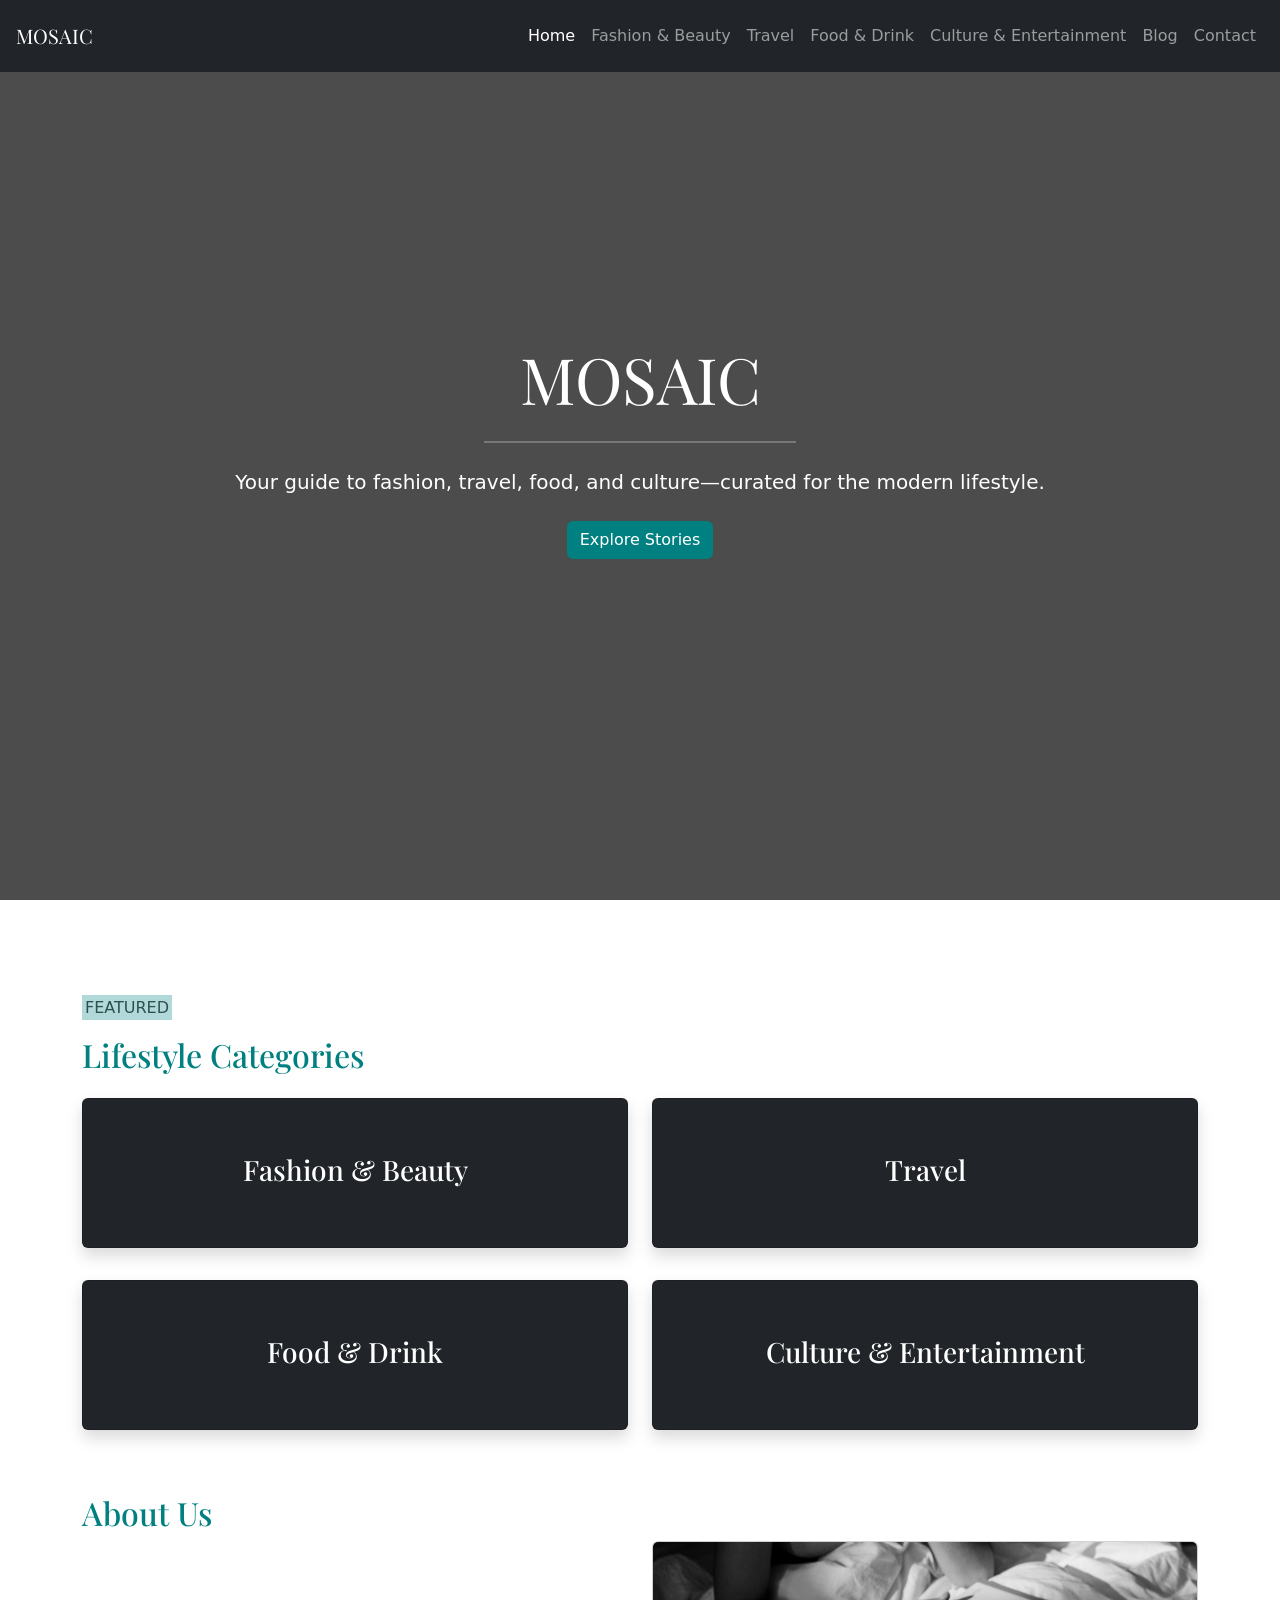
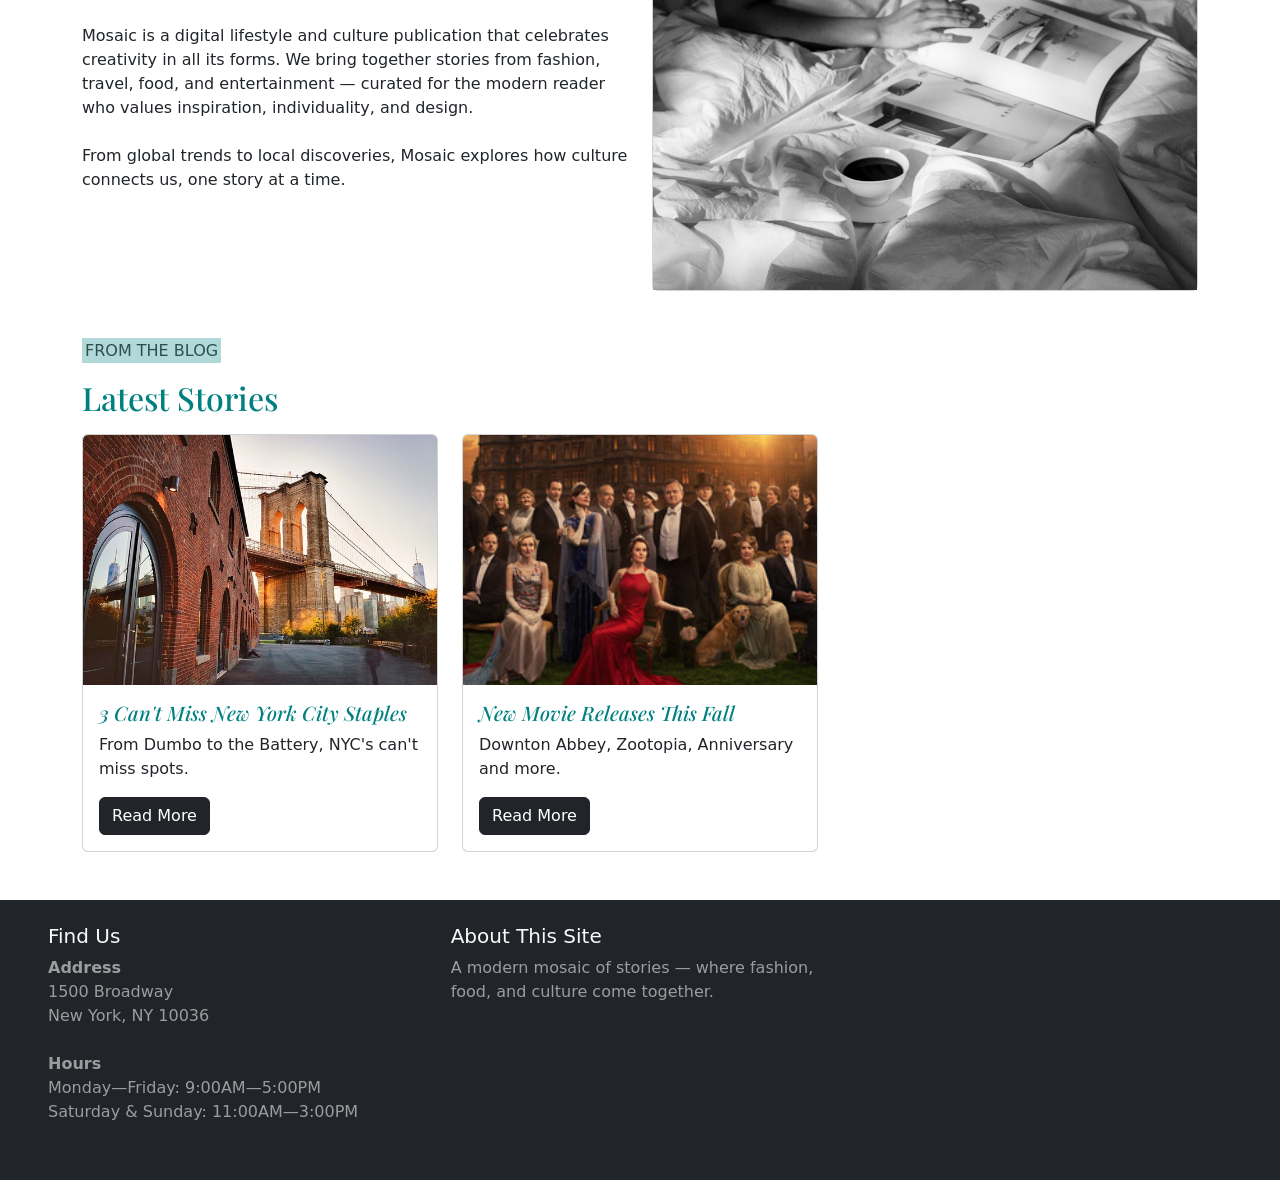
<file: index.html>
<!DOCTYPE html>
<html lang="en">
  <head>
    <meta charset="UTF-8" />
    <meta name="viewport" content="width=device-width, initial-scale=1.0" />
    <title>Mosaic</title>
    <link rel="icon" href="images/logo.png" type="image/png" />
    <link
      href="https://cdn.jsdelivr.net/npm/bootstrap@5.3.3/dist/css/bootstrap.min.css"
      rel="stylesheet"
      integrity="sha384-QWTKZyjpPEjISv5WaRU9OFeRpok6YctnYmDr5pNlyT2bRjXh0JMhjY6hW+ALEwIH"
      crossorigin="anonymous"
    />
    <link href="styles.css" rel="stylesheet" />
    <link
      href="https://fonts.googleapis.com/css2?family=Playfair+Display:wght@100;300;400;700&display=swap"
      rel="stylesheet"
    />
    <script src="https://cdn.jsdelivr.net/npm/bootstrap@5.3.3/dist/js/bootstrap.bundle.min.js"></script>
  </head>

  <body>
    <nav class="navbar navbar-expand-lg fixed-top navbar-dark bg-dark p-3">
      <a class="navbar-brand" href="#">MOSAIC</a>
      <button
        class="navbar-toggler"
        type="button"
        data-bs-toggle="collapse"
        data-bs-target="#main-nav"
      >
        <span class="navbar-toggler-icon"></span>
      </button>

      <div class="collapse navbar-collapse" id="main-nav">
        <div class="navbar-nav ms-auto text-end">
          <a class="nav-item nav-link active" href="#">Home</a>
          <a class="nav-item nav-link" href="fashion-beauty.html">Fashion &amp; Beauty</a>
          <a class="nav-item nav-link" href="travel.html">Travel</a>
          <a class="nav-item nav-link" href="food-drink.html">Food &amp; Drink</a>
          <a class="nav-item nav-link" href="culture-entertainment.html"
            >Culture &amp; Entertainment</a
          >
          <a class="nav-item nav-link" href="blog.html">Blog</a>
          <a class="nav-item nav-link" href="contact.html">Contact</a>
        </div>
      </div>
    </nav>

    <section class="hero position-relative text-center text-white overflow-hidden">
      <video
        id="hero-video"
        autoplay
        muted
        loop
        playsinline
        class="position-absolute top-0 start-0 w-100 h-100 object-fit-cover"
      >
        <source src="videos/people.mp4" type="video/mp4" />
      </video>

      <div class="position-absolute top-0 start-0 w-100 h-100 overlay"></div>

      <div
        class="position-relative d-flex flex-column justify-content-center align-items-center h-100 px-3"
      >
        <h1 class="display-3">MOSAIC</h1>
        <hr class="w-25 mx-auto mb-4 border-2 border-light" />
        <p class="lead mb-4">
          Your guide to fashion, travel, food, and culture&mdash;curated for the modern lifestyle.
        </p>
        <a href="blog.html" class="btn btn-primary">Explore Stories</a>
      </div>
    </section>

    <main class="mt-5 p-5">
      <div class="container">
        <mark>FEATURED</mark>
        <h2 class="mt-3">Lifestyle Categories</h2>
        <div class="row">
          <div class="col-md-6 py-3">
            <div class="card category d-flex justify-content-center align-items-center shadow">
              <h3>Fashion &amp; Beauty</h3>
              <a href="fashion-beauty.html" class="stretched-link"></a>
            </div>
          </div>
          <div class="col-md-6 py-3">
            <div class="card category d-flex justify-content-center align-items-center shadow">
              <h3>Travel</h3>
              <a href="travel.html" class="stretched-link"></a>
            </div>
          </div>
          <div class="col-md-6 py-3">
            <div class="card category d-flex justify-content-center align-items-center shadow">
              <h3>Food &amp; Drink</h3>
              <a href="food-drink.html" class="stretched-link"></a>
            </div>
          </div>
          <div class="col-md-6 py-3">
            <div class="card category d-flex justify-content-center align-items-center shadow">
              <h3>Culture &amp; Entertainment</h3>
              <a href="culture-entertainment.html" class="stretched-link"></a>
            </div>
          </div>
        </div>
      </div>

      <div class="container mt-5">
        <div class="row">
          <div class="col-12">
            <h2>About Us</h2>
          </div>
          <div class="col-md-6 d-flex align-items-center">
            <p>
              Mosaic is a digital lifestyle and culture publication that celebrates creativity in
              all its forms. We bring together stories from fashion, travel, food, and entertainment
              — curated for the modern reader who values inspiration, individuality, and design.
              <br /><br />
              From global trends to local discoveries, Mosaic explores how culture connects us, one
              story at a time.
            </p>
          </div>
          <div class="col-md-6">
            <div class="card flex-fill">
              <img
                src="images/about.jpeg"
                class="card-img-top h-100"
                alt="Woman reading a magazine on her bed with a cup of tea"
              />
            </div>
          </div>
        </div>
      </div>

      <div class="container mt-5">
        <mark>FROM THE BLOG</mark>
        <h2 class="my-3">Latest Stories</h2>
        <div class="row" id="latest-posts"></div>
      </div>
    </main>

    <footer class="bg-dark text-light px-5 py-4">
      <div class="row">
        <div class="col-8 col-md-4 mb-3">
          <h5>Find Us</h5>
          <p>
            <strong>Address</strong><br />
            1500 Broadway<br />New York, NY 10036 <br /><br />
            <strong>Hours</strong><br />
            Monday&mdash;Friday: 9:00AM&mdash;5:00PM<br />Saturday &amp; Sunday:
            11:00AM&mdash;3:00PM
          </p>
        </div>

        <div class="col-8 col-md-4 mb-3">
          <h5>About This Site</h5>
          <p>A modern mosaic of stories &mdash; where fashion, food, and culture come together.</p>
        </div>
      </div>
    </footer>
    <script src="app.js"></script>
  </body>
</html>
</file>
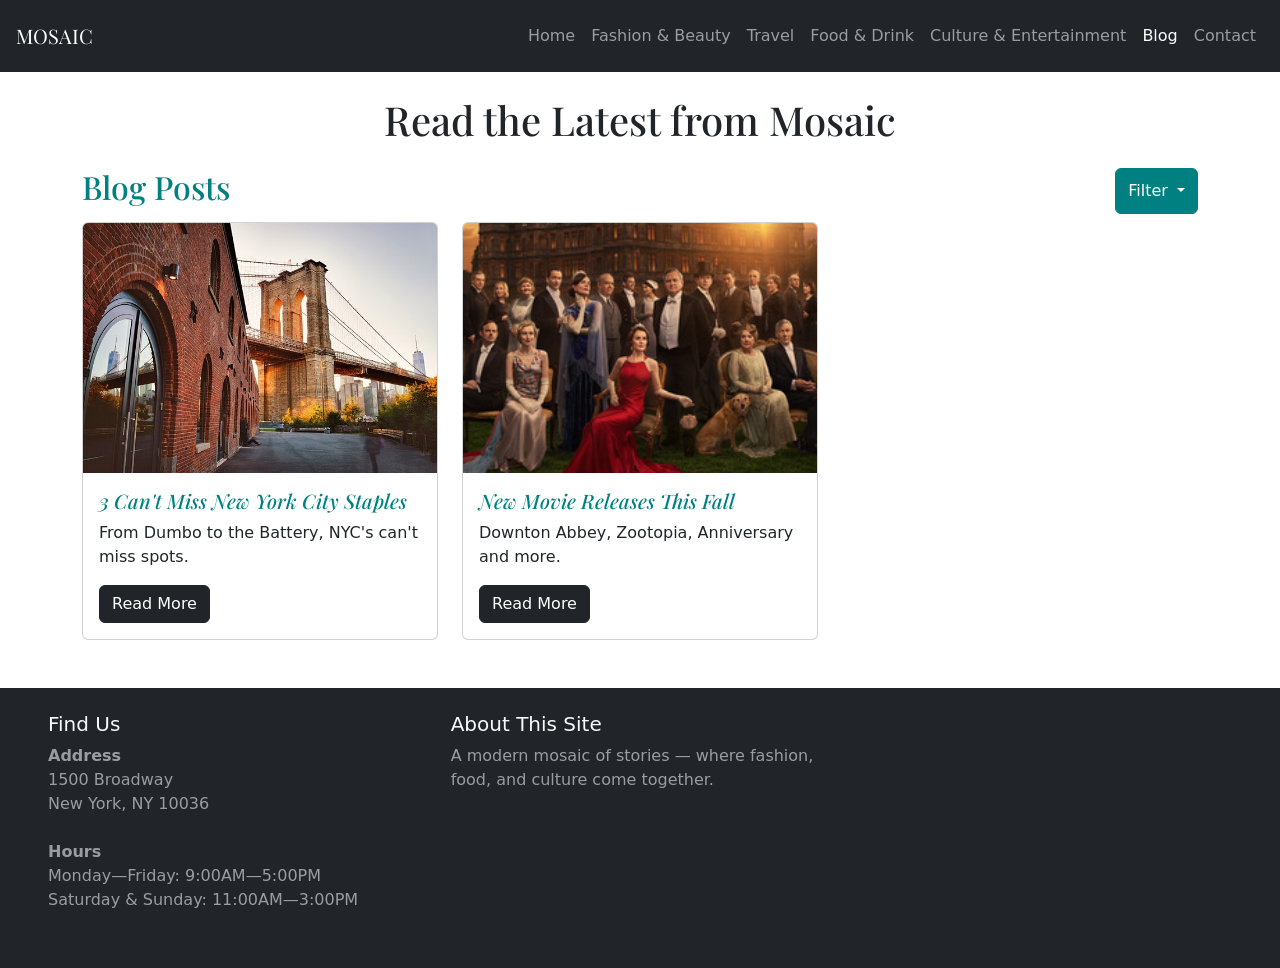
<file: blog.html>
<!DOCTYPE html>
<html lang="en">
  <head>
    <meta charset="UTF-8" />
    <meta name="viewport" content="width=device-width, initial-scale=1.0" />
    <title>Mosaic — Blog</title>
    <link rel="icon" href="images/logo.png" type="image/png" />
    <link
      href="https://cdn.jsdelivr.net/npm/bootstrap@5.3.3/dist/css/bootstrap.min.css"
      rel="stylesheet"
      integrity="sha384-QWTKZyjpPEjISv5WaRU9OFeRpok6YctnYmDr5pNlyT2bRjXh0JMhjY6hW+ALEwIH"
      crossorigin="anonymous"
    />
    <link href="styles.css" rel="stylesheet" />
    <link
      href="https://fonts.googleapis.com/css2?family=Playfair+Display:wght@100;300;400;700&display=swap"
      rel="stylesheet"
    />
    <script src="https://cdn.jsdelivr.net/npm/bootstrap@5.3.3/dist/js/bootstrap.bundle.min.js"></script>
  </head>

  <body>
    <nav class="navbar navbar-expand-lg fixed-top navbar-dark bg-dark p-3">
      <a class="navbar-brand" href="index.html">MOSAIC</a>
      <button
        class="navbar-toggler"
        type="button"
        data-bs-toggle="collapse"
        data-bs-target="#main-nav"
      >
        <span class="navbar-toggler-icon"></span>
      </button>
      <div class="collapse navbar-collapse" id="main-nav">
        <div class="navbar-nav ms-auto text-end">
          <a class="nav-item nav-link" href="index.html">Home</a>
          <a class="nav-item nav-link" href="fashion-beauty.html">Fashion &amp; Beauty</a>
          <a class="nav-item nav-link" href="travel.html">Travel</a>
          <a class="nav-item nav-link" href="food-drink.html">Food &amp; Drink</a>
          <a class="nav-item nav-link" href="culture-entertainment.html"
            >Culture &amp; Entertainment</a
          >
          <a class="nav-item nav-link active" href="#">Blog</a>
          <a class="nav-item nav-link" href="contact.html">Contact</a>
        </div>
      </div>
    </nav>

    <main class="mt-5 p-5">
      <div class="container">
        <h1 class="mb-4 text-center">Read the Latest from Mosaic</h1>
        <div class="row mb-2">
          <div class="col d-flex justify-content-between">
            <h2>Blog Posts</h2>
            <div class="btn-group">
              <button
                type="button"
                class="btn btn-primary dropdown-toggle"
                data-bs-toggle="dropdown"
              >
                Filter
              </button>
              <div class="dropdown-menu">
                <a class="dropdown-item" href="#" id="travel-filter">Travel</a>
                <a class="dropdown-item" href="#" id="entertainment-filter">Entertainment</a>
                <a class="dropdown-item" href="#" id="fashion-filter">Fashion</a>
                <a class="dropdown-item" href="#" id="clear-filter">Clear</a>
              </div>
            </div>
          </div>
        </div>
        <div class="row g-4" id="blog-posts"></div>
      </div>
    </main>

    <footer class="bg-dark text-light px-5 py-4">
      <div class="row">
        <div class="col-8 col-md-4 mb-3">
          <h5>Find Us</h5>
          <p>
            <strong>Address</strong><br />
            1500 Broadway<br />New York, NY 10036 <br /><br />
            <strong>Hours</strong><br />
            Monday&mdash;Friday: 9:00AM&mdash;5:00PM<br />Saturday &amp; Sunday:
            11:00AM&mdash;3:00PM
          </p>
        </div>
        <div class="col-8 col-md-4 mb-3">
          <h5>About This Site</h5>
          <p>A modern mosaic of stories &mdash; where fashion, food, and culture come together.</p>
        </div>
      </div>
    </footer>

    <script src="app.js"></script>
  </body>
</html>
</file>
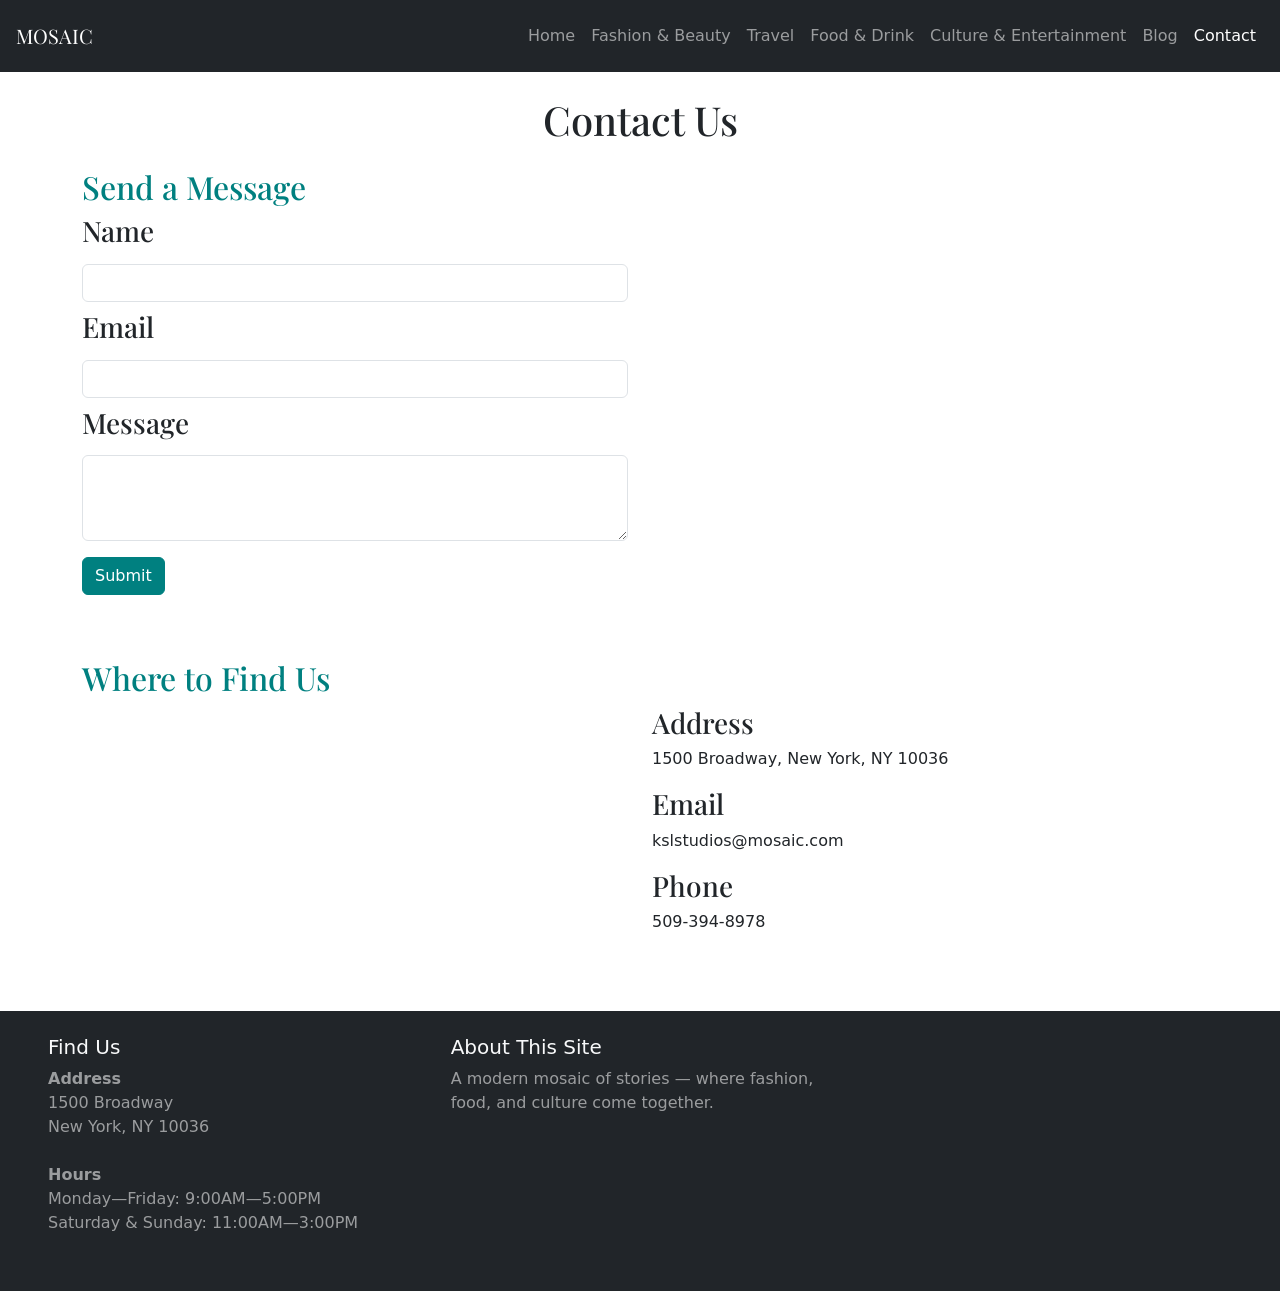
<file: contact.html>
<!DOCTYPE html>
<html lang="en">
  <head>
    <meta charset="UTF-8" />
    <meta name="viewport" content="width=device-width, initial-scale=1.0" />
    <title>Mosaic — Contact</title>
    <link rel="icon" href="images/logo.png" type="image/png" />
    <link
      href="https://cdn.jsdelivr.net/npm/bootstrap@5.3.3/dist/css/bootstrap.min.css"
      rel="stylesheet"
      integrity="sha384-QWTKZyjpPEjISv5WaRU9OFeRpok6YctnYmDr5pNlyT2bRjXh0JMhjY6hW+ALEwIH"
      crossorigin="anonymous"
    />
    <link href="styles.css" rel="stylesheet" />
    <link
      href="https://fonts.googleapis.com/css2?family=Playfair+Display:wght@100;300;400;700&display=swap"
      rel="stylesheet"
    />
    <script src="https://cdn.jsdelivr.net/npm/bootstrap@5.3.3/dist/js/bootstrap.bundle.min.js"></script>
    <script src="app.js" defer></script>
  </head>

  <body>
    <nav class="navbar navbar-expand-lg fixed-top navbar-dark bg-dark p-3">
      <a class="navbar-brand" href="index.html">MOSAIC</a>
      <button
        class="navbar-toggler"
        type="button"
        data-bs-toggle="collapse"
        data-bs-target="#main-nav"
      >
        <span class="navbar-toggler-icon"></span>
      </button>
      <div class="collapse navbar-collapse" id="main-nav">
        <div class="navbar-nav ms-auto text-end">
          <a class="nav-item nav-link" href="index.html">Home</a>
          <a class="nav-item nav-link" href="fashion-beauty.html">Fashion &amp; Beauty</a>
          <a class="nav-item nav-link" href="travel.html">Travel</a>
          <a class="nav-item nav-link" href="food-drink.html">Food &amp; Drink</a>
          <a class="nav-item nav-link" href="culture-entertainment.html"
            >Culture &amp; Entertainment</a
          >
          <a class="nav-item nav-link" href="blog.html">Blog</a>
          <a class="nav-item nav-link active" href="#">Contact</a>
        </div>
      </div>
    </nav>

    <main class="mt-5 p-5">
      <div class="container">
        <h1 class="mb-4 text-center">Contact Us</h1>
        <div class="row">
          <div class="col-12">
            <h2>Send a Message</h2>
          </div>
          <div class="col-md-6">
            <form id="contact-form">
              <label for="name" class="form-label"><h3>Name</h3></label>
              <input type="text" id="name" class="form-control" required />
              <label for="email" class="form-label mt-2"><h3>Email</h3></label>
              <input type="email" id="email" class="form-control" required />
              <label for="message" class="form-label mt-2"><h3>Message</h3></label>
              <textarea
                id="message"
                name="message"
                rows="3"
                class="form-control"
                required
              ></textarea>
              <button type="submit" class="btn btn-primary my-3">Submit</button>
            </form>
          </div>
          <div class="col-md-6 d-flex align-items-center">
            <div id="thanks-card" class="card p-3 text-center shadow-sm">
              <h3>Thank You!</h3>
              <p id="thanks-message"></p>
            </div>
          </div>
        </div>
        <br /><br />
        <div class="row">
          <div class="col-12">
            <h2>Where to Find Us</h2>
          </div>
          <div class="col-md-6">
            <iframe
              src="https://www.openstreetmap.org/export/embed.html?bbox=-73.9865%2C40.7582%2C-73.9840%2C40.7592&layer=mapnik&marker=40.7587%2C-73.9851"
            >
            </iframe>
          </div>
          <div class="col-md-6">
            <h3>Address</h3>
            <p>1500 Broadway, New York, NY 10036</p>
            <h3>Email</h3>
            <p>kslstudios@mosaic.com</p>
            <h3>Phone</h3>
            <p>509-394-8978</p>
          </div>
        </div>
      </div>
    </main>

    <footer class="bg-dark text-light px-5 py-4">
      <div class="row">
        <div class="col-8 col-md-4 mb-3">
          <h5>Find Us</h5>
          <p>
            <strong>Address</strong><br />
            1500 Broadway<br />New York, NY 10036 <br /><br />
            <strong>Hours</strong><br />
            Monday&mdash;Friday: 9:00AM&mdash;5:00PM<br />Saturday &amp; Sunday:
            11:00AM&mdash;3:00PM
          </p>
        </div>
        <div class="col-8 col-md-4 mb-3">
          <h5>About This Site</h5>
          <p>A modern mosaic of stories &mdash; where fashion, food, and culture come together.</p>
        </div>
      </div>
    </footer>
  </body>
</html>
</file>
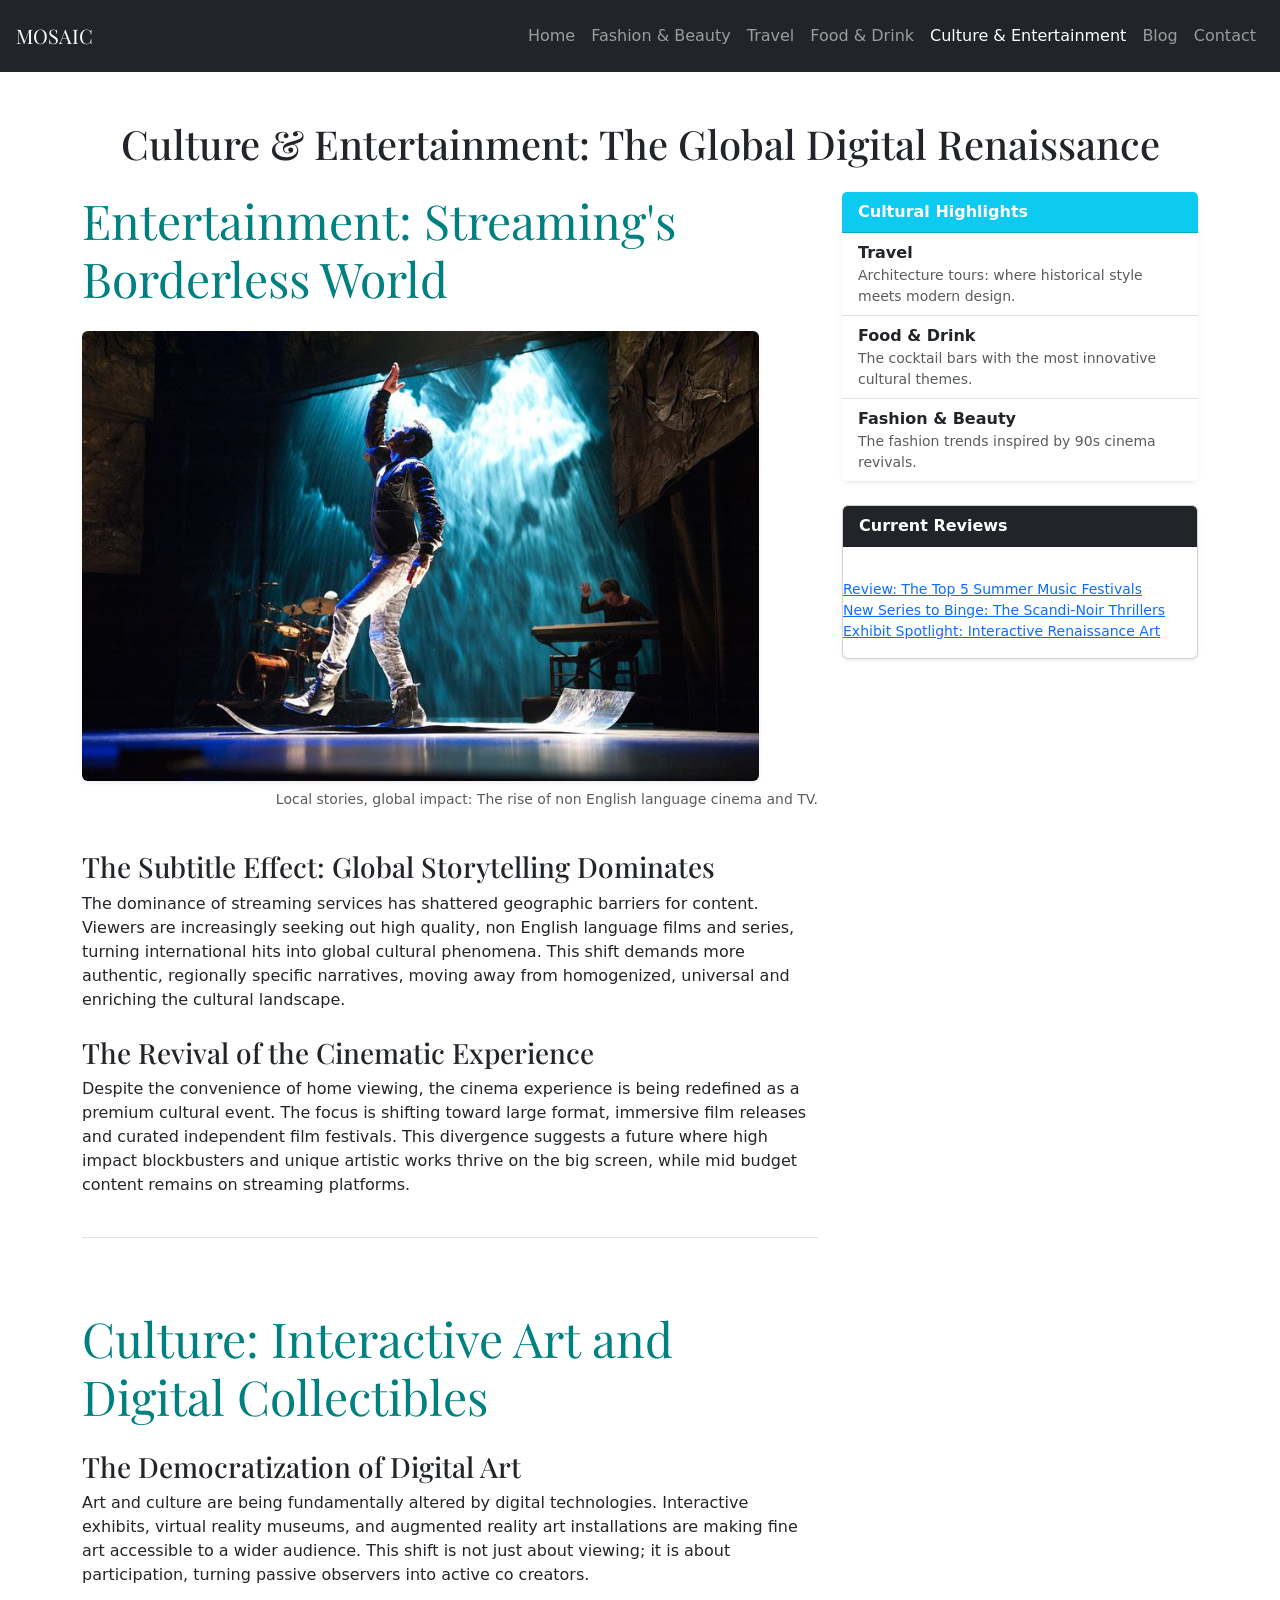
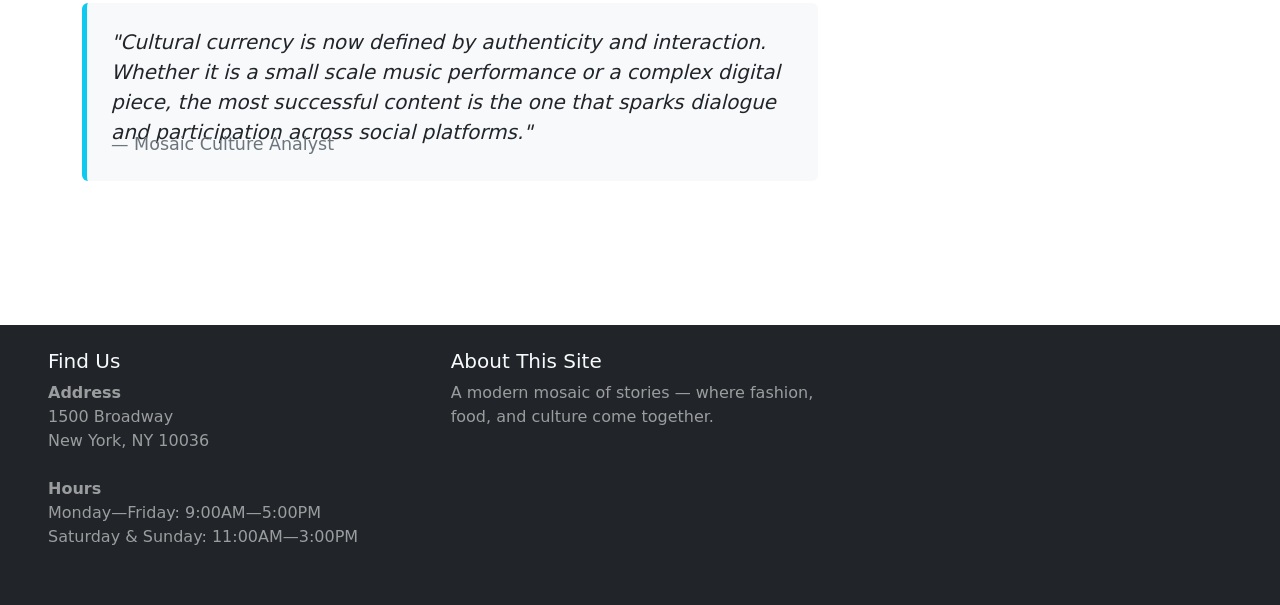
<file: culture-entertainment.html>
<!DOCTYPE html>
<html lang="en">
  <head>
    <meta charset="UTF-8" />
    <meta name="viewport" content="width=device-width, initial-scale=1.0" />
    <title>Mosaic — Culture & Entertainment</title>
    <link rel="icon" href="images/logo.png" type="image/png" />
    <link
      href="https://cdn.jsdelivr.net/npm/bootstrap@5.3.3/dist/css/bootstrap.min.css"
      rel="stylesheet"
      integrity="sha384-QWTKZyjpPEjISv5WaRU9OFeRpok6YctnYmDr5pNlyT2bRjXh0JMhjY6hW+ALEwIH"
      crossorigin="anonymous"
    />
    <link href="styles.css" rel="stylesheet" />
    <link
      href="https://fonts.googleapis.com/css2?family=Playfair+Display:wght@100;300;400;700&display=swap"
      rel="stylesheet"
    />
    <script src="https://cdn.jsdelivr.net/npm/bootstrap@5.3.3/dist/js/bootstrap.bundle.min.js"></script>
  </head>

  <body>
    <nav class="navbar navbar-expand-lg fixed-top navbar-dark bg-dark p-3">
      <a class="navbar-brand" href="index.html">MOSAIC</a>
      <button
        class="navbar-toggler"
        type="button"
        data-bs-toggle="collapse"
        data-bs-target="#main-nav"
      >
        <span class="navbar-toggler-icon"></span>
      </button>
      <div class="collapse navbar-collapse" id="main-nav">
        <div class="navbar-nav ms-auto text-end">
          <a class="nav-item nav-link" href="index.html">Home</a>
          <a class="nav-item nav-link" href="fashion-beauty.html">Fashion &amp; Beauty</a>
          <a class="nav-item nav-link" href="travel.html">Travel</a>
          <a class="nav-item nav-link" href="food-drink.html">Food &amp; Drink</a>
          <a class="nav-item nav-link active" href="#">Culture &amp; Entertainment</a>
          <a class="nav-item nav-link" href="blog.html">Blog</a>
          <a class="nav-item nav-link" href="contact.html">Contact</a>
        </div>
      </div>
    </nav>

    <main class="mt-5 p-5 mb-5">
      <div class="container">
        <h1 class="mb-4 text-center pt-4">
          Culture & Entertainment: The Global Digital Renaissance
        </h1>
        <div class="row">
          <div class="col-lg-8">
            <article class="mb-5 border-bottom pb-4">
              <h2 class="display-5 mb-4">Entertainment: Streaming's Borderless World</h2>

              <figure class="figure w-100">
                <img
                  src="images/culture.jpg"
                  class="figure-img img-fluid rounded shadow-sm"
                  alt="A person dancing during a performance."
                  style="max-height: 450px; object-fit: cover"
                />
                <figcaption class="figure-caption text-end">
                  Local stories, global impact: The rise of non English language cinema and TV.
                </figcaption>
              </figure>

              <h3 class="mt-4">The Subtitle Effect: Global Storytelling Dominates</h3>
              <p>
                The dominance of streaming services has shattered geographic barriers for content.
                Viewers are increasingly seeking out high quality, non English language films and
                series, turning international hits into global cultural phenomena. This shift
                demands more authentic, regionally specific narratives, moving away from
                homogenized, universal and enriching the cultural landscape.
              </p>

              <h3 class="mt-4">The Revival of the Cinematic Experience</h3>
              <p>
                Despite the convenience of home viewing, the cinema experience is being redefined as
                a premium cultural event. The focus is shifting toward large format, immersive film
                releases and curated independent film festivals. This divergence suggests a future
                where high impact blockbusters and unique artistic works thrive on the big screen,
                while mid budget content remains on streaming platforms.
              </p>
            </article>

            <article class="mb-5 pt-4">
              <h2 class="display-5 mb-4">Culture: Interactive Art and Digital Collectibles</h2>

              <h3 class="mt-4">The Democratization of Digital Art</h3>
              <p>
                Art and culture are being fundamentally altered by digital technologies. Interactive
                exhibits, virtual reality museums, and augmented reality art installations are
                making fine art accessible to a wider audience. This shift is not just about
                viewing; it is about participation, turning passive observers into active co
                creators.
              </p>

              <blockquote class="blockquote bg-light p-4 border-start border-5 border-info rounded">
                <p class="mb-0 fst-italic">
                  "Cultural currency is now defined by authenticity and interaction. Whether it is a
                  small scale music performance or a complex digital piece, the most successful
                  content is the one that sparks dialogue and participation across social
                  platforms."
                </p>
                <footer class="blockquote-footer">Mosaic Culture Analyst</footer>
              </blockquote>
            </article>
          </div>

          <div class="col-lg-4">
            <aside class="mb-4">
              <div class="card shadow-sm border-0">
                <div class="card-header bg-info text-white fw-bold">Cultural Highlights</div>

                <ul class="list-group list-group-flush">
                  <li class="list-group-item">
                    <a href="travel.html" class="text-decoration-none fw-bold text-dark">Travel</a>
                    <p class="text-muted small mb-0">
                      Architecture tours: where historical style meets modern design.
                    </p>
                  </li>
                  <li class="list-group-item">
                    <a href="food-drink.html" class="text-decoration-none fw-bold text-dark"
                      >Food &amp; Drink</a
                    >
                    <p class="text-muted small mb-0">
                      The cocktail bars with the most innovative cultural themes.
                    </p>
                  </li>
                  <li class="list-group-item">
                    <a href="fashion-beauty.html" class="text-decoration-none fw-bold text-dark"
                      >Fashion &amp; Beauty</a
                    >
                    <p class="text-muted small mb-0">
                      The fashion trends inspired by 90s cinema revivals.
                    </p>
                  </li>
                </ul>
              </div>

              <div class="card shadow-sm mt-4">
                <div class="card-header bg-dark text-white fw-bold">Current Reviews</div>
                <div class="card-body"></div>
                <ul class="list-unstyled small">
                  <li><a href="#">Review: The Top 5 Summer Music Festivals</a></li>
                  <li><a href="#">New Series to Binge: The Scandi-Noir Thrillers</a></li>
                  <li><a href="#">Exhibit Spotlight: Interactive Renaissance Art</a></li>
                </ul>
              </div>
            </aside>
          </div>
        </div>
      </div>
    </main>

    <footer class="bg-dark text-light px-5 py-4">
      <div class="row">
        <div class="col-8 col-md-4 mb-3">
          <h5>Find Us</h5>
          <p>
            <strong>Address</strong><br />
            1500 Broadway<br />New York, NY 10036 <br /><br />
            <strong>Hours</strong><br />
            Monday&mdash;Friday: 9:00AM&mdash;5:00PM<br />Saturday &amp; Sunday:
            11:00AM&mdash;3:00PM
          </p>
        </div>
        <div class="col-8 col-md-4 mb-3">
          <h5>About This Site</h5>
          <p>A modern mosaic of stories &mdash; where fashion, food, and culture come together.</p>
        </div>
      </div>
    </footer>
  </body>
</html>
</file>
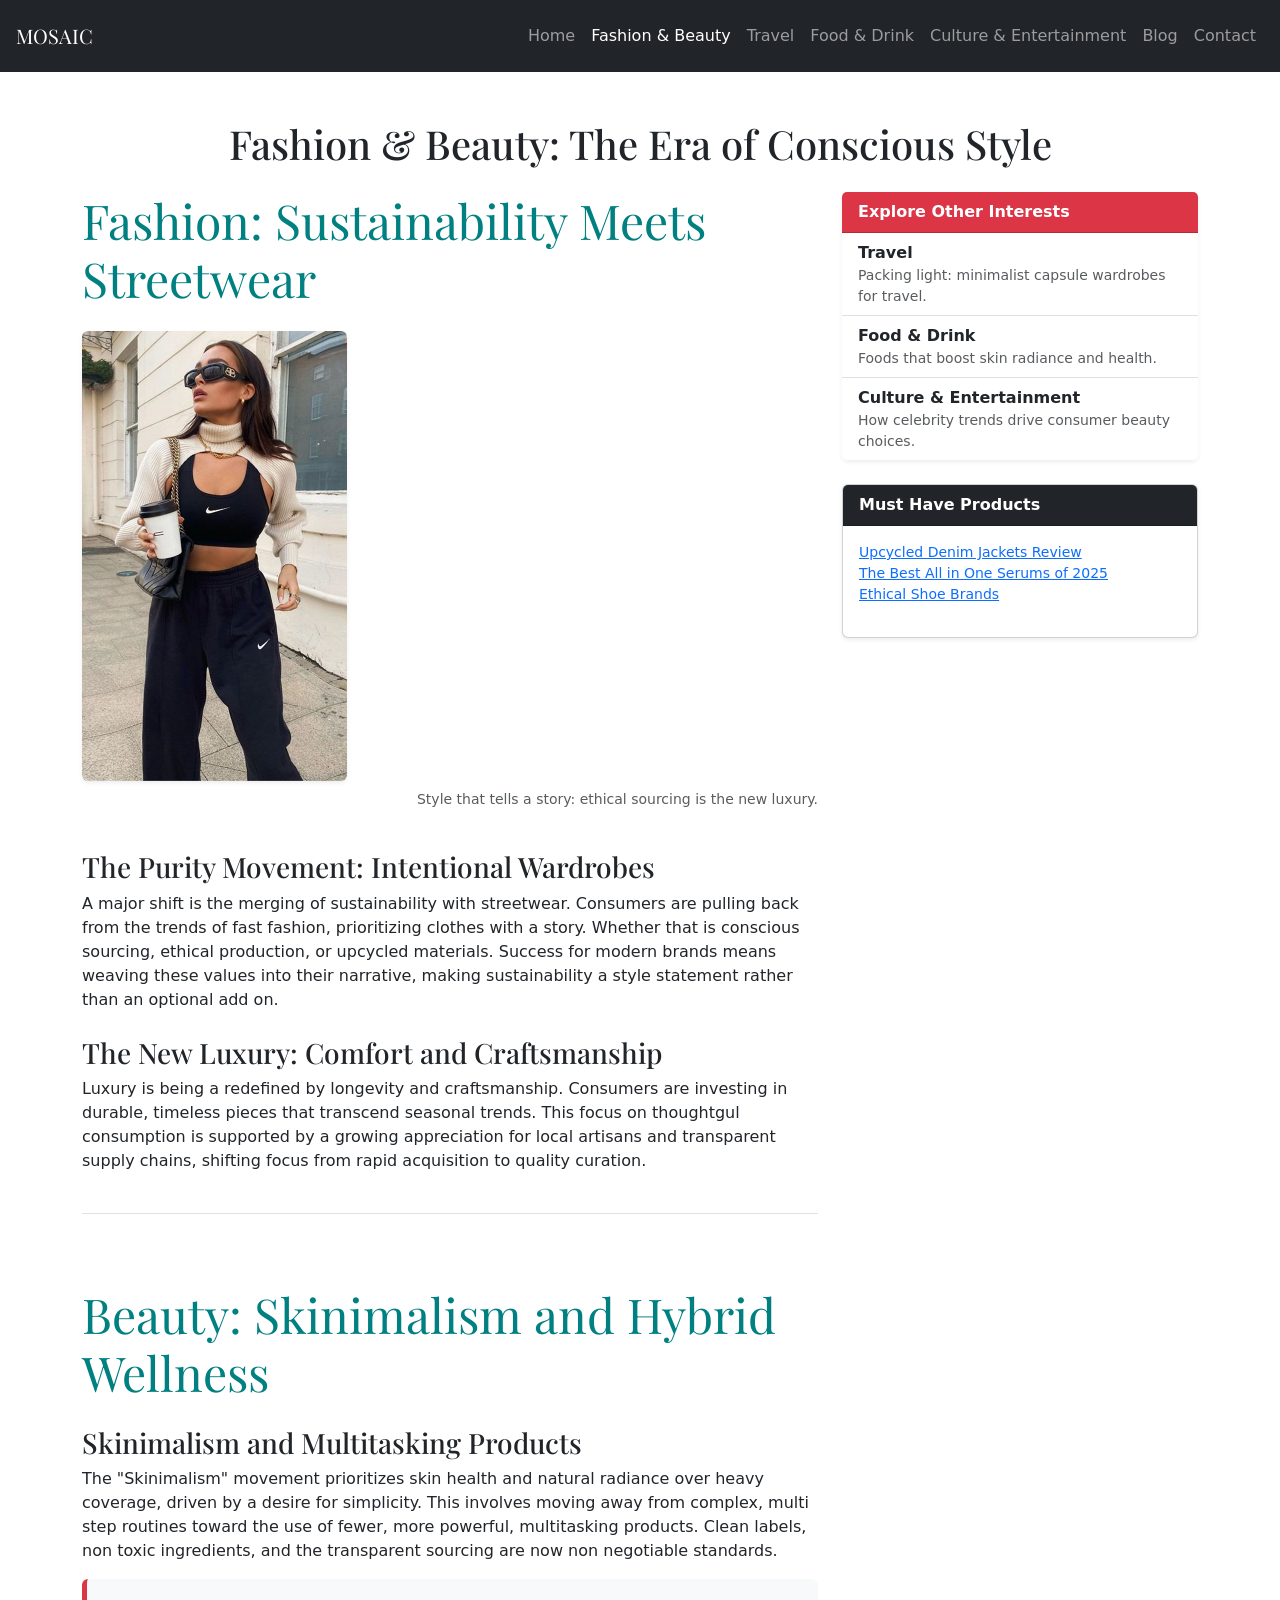
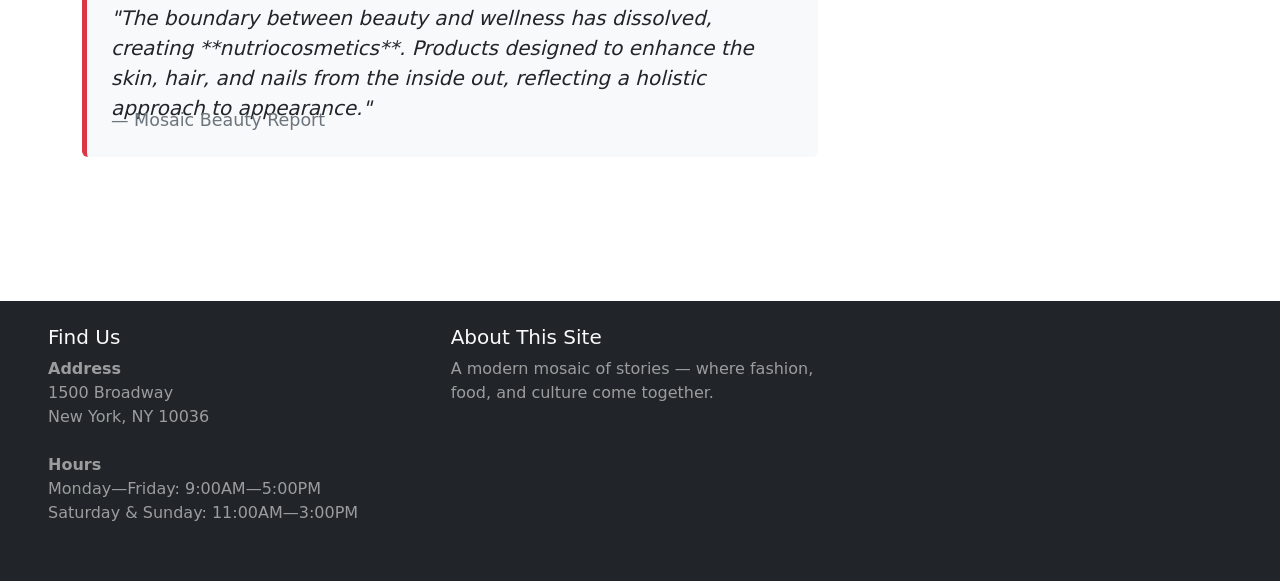
<file: fashion-beauty.html>
<!DOCTYPE html>
<html lang="en">
  <head>
    <meta charset="UTF-8" />
    <meta name="viewport" content="width=device-width, initial-scale=1.0" />
    <title>Mosaic — Fashion & Beauty</title>
    <link rel="icon" href="images/logo.png" type="image/png" />
    <link
      href="https://cdn.jsdelivr.net/npm/bootstrap@5.3.3/dist/css/bootstrap.min.css"
      rel="stylesheet"
      integrity="sha384-QWTKZyjpPEjISv5WaRU9OFeRpok6YctnYmDr5pNlyT2bRjXh0JMhjY6hW+ALEwIH"
      crossorigin="anonymous"
    />
    <link href="styles.css" rel="stylesheet" />
    <link
      href="https://fonts.googleapis.com/css2?family=Playfair+Display:wght@100;300;400;700&display=swap"
      rel="stylesheet"
    />
    <script src="https://cdn.jsdelivr.net/npm/bootstrap@5.3.3/dist/js/bootstrap.bundle.min.js"></script>
  </head>

  <body>
    <nav class="navbar navbar-expand-lg fixed-top navbar-dark bg-dark p-3">
      <a class="navbar-brand" href="index.html">MOSAIC</a>
      <button
        class="navbar-toggler"
        type="button"
        data-bs-toggle="collapse"
        data-bs-target="#main-nav"
      >
        <span class="navbar-toggler-icon"></span>
      </button>
      <div class="collapse navbar-collapse" id="main-nav">
        <div class="navbar-nav ms-auto text-end">
          <a class="nav-item nav-link" href="index.html">Home</a>
          <a class="nav-item nav-link active" href="#">Fashion &amp; Beauty</a>
          <a class="nav-item nav-link" href="travel.html">Travel</a>
          <a class="nav-item nav-link" href="food-drink.html">Food &amp; Drink</a>
          <a class="nav-item nav-link" href="culture-entertainment.html"
            >Culture &amp; Entertainment</a
          >
          <a class="nav-item nav-link" href="blog.html">Blog</a>
          <a class="nav-item nav-link" href="contact.html">Contact</a>
        </div>
      </div>
    </nav>

    <main class="mt-5 p-5 mb-5">
      <div class="container">
        <h1 class="mb-4 text-center pt-4">Fashion & Beauty: The Era of Conscious Style</h1>

        <div class="row">
          <div class="col-lg-8">
            <article class="mb-5 border-bottom pb-4">
              <h2 class="display-5 mb-4">Fashion: Sustainability Meets Streetwear</h2>

              <figure class="figure w-100">
                <img
                  src="images/fashion.jpg"
                  class="figure-img img-fluid rounded shadow-sm"
                  alt="Model wearing minimalist, sustainable streetwear."
                  style="max-height: 450px; object-fit: cover"
                />
                <figcaption class="figure-caption text-end">
                  Style that tells a story: ethical sourcing is the new luxury.
                </figcaption>
              </figure>

              <h3 class="mt-4">The Purity Movement: Intentional Wardrobes</h3>
              <p>
                A major shift is the merging of sustainability with streetwear. Consumers are
                pulling back from the trends of fast fashion, prioritizing clothes with a story.
                Whether that is conscious sourcing, ethical production, or upcycled materials.
                Success for modern brands means weaving these values into their narrative, making
                sustainability a style statement rather than an optional add on.
              </p>

              <h3 class="mt-4">The New Luxury: Comfort and Craftsmanship</h3>
              <p>
                Luxury is being a redefined by longevity and craftsmanship. Consumers are investing
                in durable, timeless pieces that transcend seasonal trends. This focus on thoughtgul
                consumption is supported by a growing appreciation for local artisans and
                transparent supply chains, shifting focus from rapid acquisition to quality
                curation.
              </p>
            </article>

            <article class="mb-5 pt-4">
              <h2 class="display-5 mb-4">Beauty: Skinimalism and Hybrid Wellness</h2>

              <h3 class="mt-4">Skinimalism and Multitasking Products</h3>
              <p>
                The "Skinimalism" movement prioritizes skin health and natural radiance over heavy
                coverage, driven by a desire for simplicity. This involves moving away from complex,
                multi step routines toward the use of fewer, more powerful, multitasking products.
                Clean labels, non toxic ingredients, and the transparent sourcing are now non
                negotiable standards.
              </p>

              <blockquote
                class="blockquote bg-light p-4 border-start border-5 border-danger rounded"
              >
                <p class="mb-0 fst-italic">
                  "The boundary between beauty and wellness has dissolved, creating
                  **nutriocosmetics**. Products designed to enhance the skin, hair, and nails from
                  the inside out, reflecting a holistic approach to appearance."
                </p>
                <footer class="blockquote-footer">Mosaic Beauty Report</footer>
              </blockquote>
            </article>
          </div>

          <div class="col-lg-4">
            <aside class="mb-4">
              <div class="card shadow-sm border-0">
                <div class="card-header bg-danger text-white fw-bold">Explore Other Interests</div>
                <ul class="list-group list-group-flush">
                  <li class="list-group-item">
                    <a href="travel.html" class="text-decoration-none fw-bold text-dark">Travel</a>
                    <p class="text-muted small mb-0">
                      Packing light: minimalist capsule wardrobes for travel.
                    </p>
                  </li>
                  <li class="list-group-item">
                    <a href="food-drink.html" class="text-decoration-none fw-bold text-dark"
                      >Food &amp; Drink</a
                    >
                    <p class="text-muted small mb-0">Foods that boost skin radiance and health.</p>
                  </li>
                  <li class="list-group-item">
                    <a
                      href="culture-entertainment.html"
                      class="text-decoration-none fw-bold text-dark"
                      >Culture &amp; Entertainment</a
                    >
                    <p class="text-muted small mb-0">
                      How celebrity trends drive consumer beauty choices.
                    </p>
                  </li>
                </ul>
              </div>

              <div class="card shadow-sm mt-4">
                <div class="card-header bg-dark text-white fw-bold">Must Have Products</div>
                <div class="card-body">
                  <ul class="list-unstyled small">
                    <li><a href="#">Upcycled Denim Jackets Review</a></li>
                    <li><a href="#">The Best All in One Serums of 2025</a></li>
                    <li><a href="#">Ethical Shoe Brands</a></li>
                  </ul>
                </div>
              </div>
            </aside>
          </div>
        </div>
      </div>
    </main>

    <footer class="bg-dark text-light px-5 py-4">
      <div class="row">
        <div class="col-8 col-md-4 mb-3">
          <h5>Find Us</h5>
          <p>
            <strong>Address</strong><br />
            1500 Broadway<br />New York, NY 10036 <br /><br />
            <strong>Hours</strong><br />
            Monday&mdash;Friday: 9:00AM&mdash;5:00PM<br />Saturday &amp; Sunday:
            11:00AM&mdash;3:00PM
          </p>
        </div>
        <div class="col-8 col-md-4 mb-3">
          <h5>About This Site</h5>
          <p>A modern mosaic of stories &mdash; where fashion, food, and culture come together.</p>
        </div>
      </div>
    </footer>
  </body>
</html>
</file>
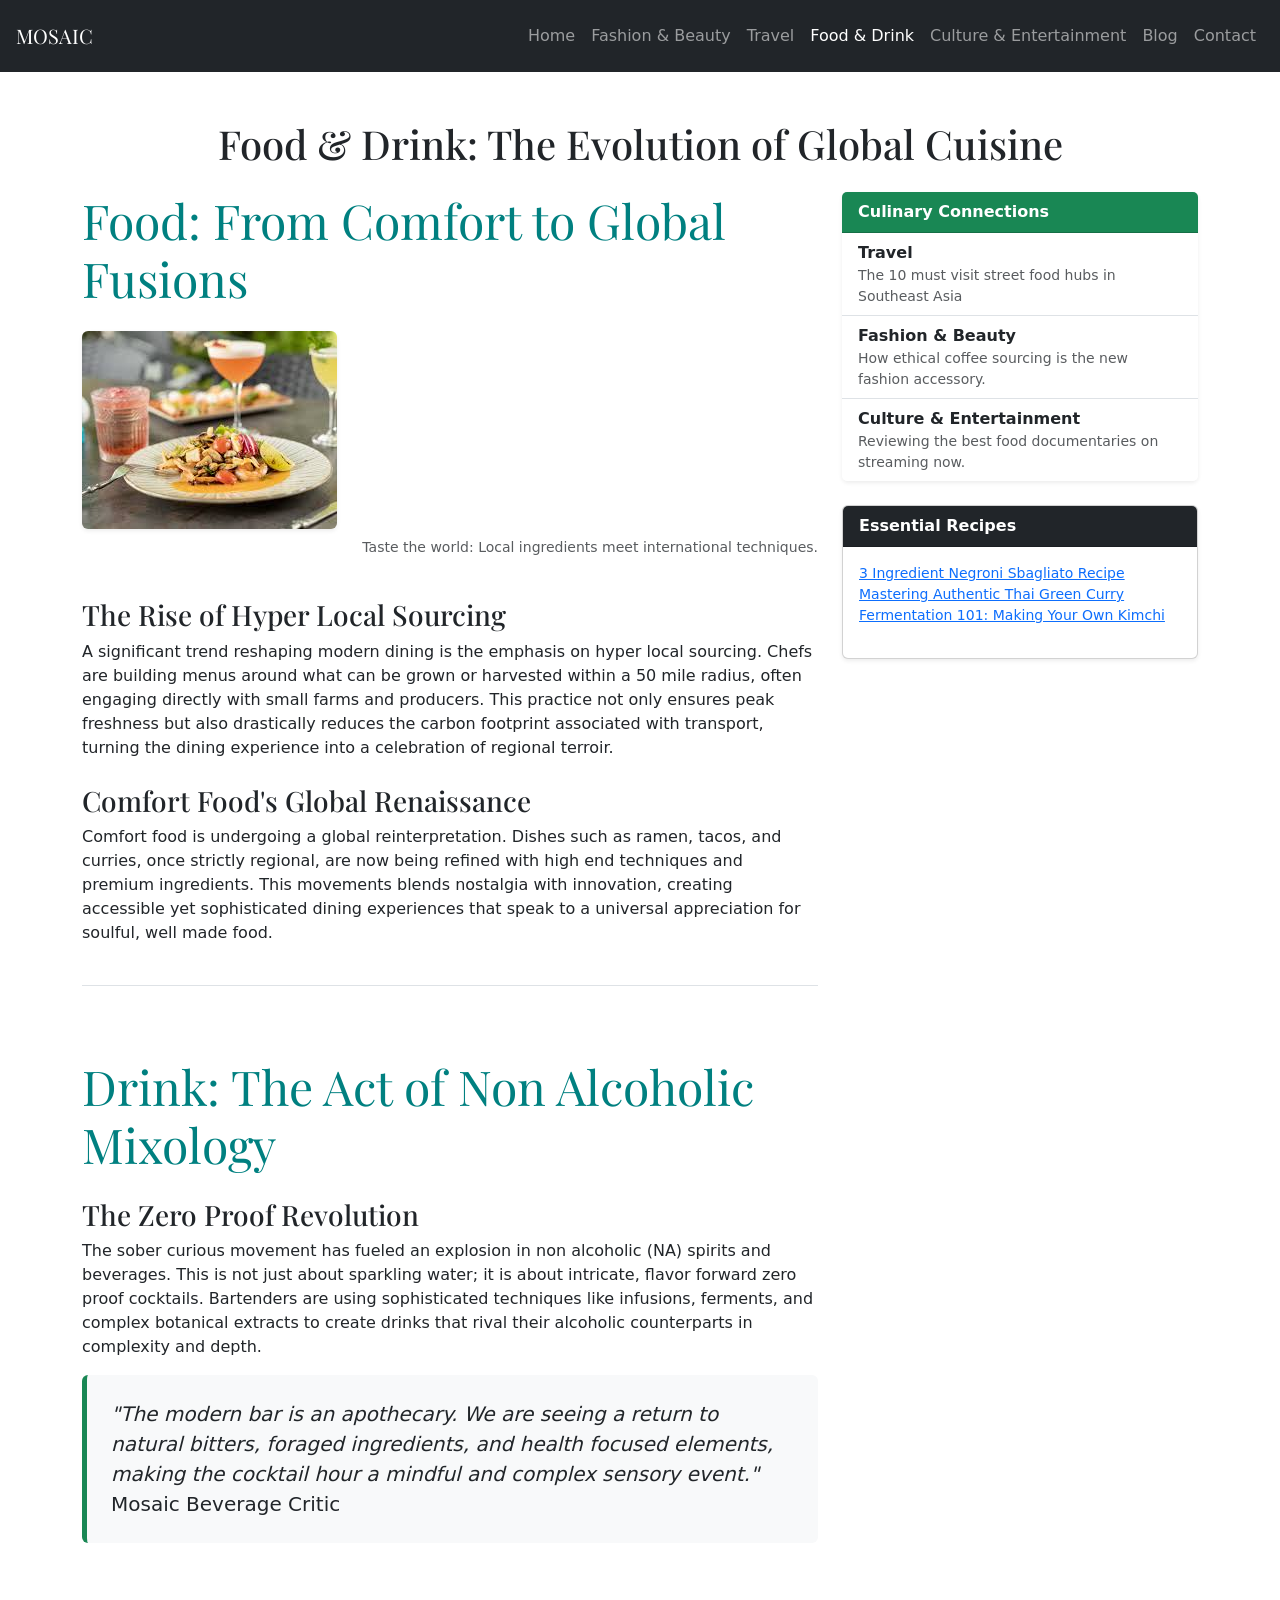
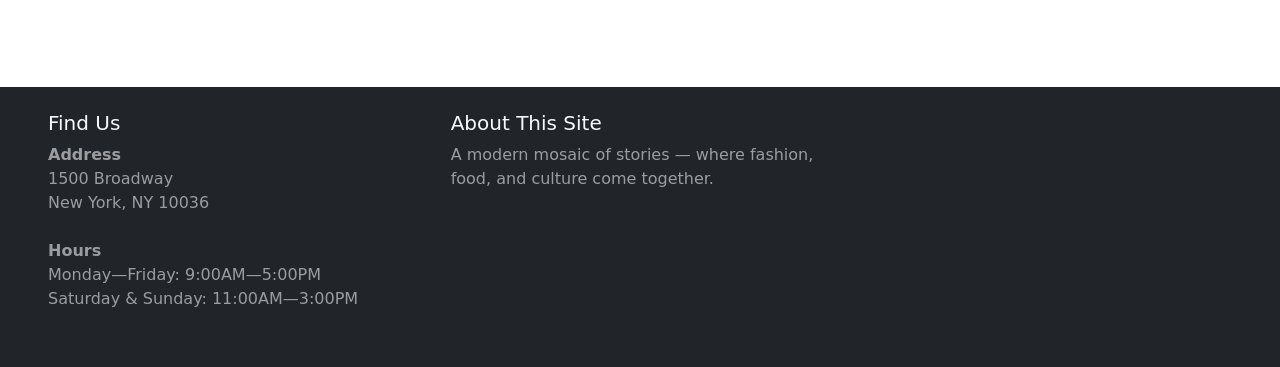
<file: food-drink.html>
<!DOCTYPE html>
<html lang="en">

<head>
    <meta charset="UTF-8">
    <meta name="viewport" content="width=device-width, initial-scale=1.0">
    <title>Mosaic — Food & Drink</title>
    <link rel="icon" href="images/logo.png" type="image/png">
    <link href="https://cdn.jsdelivr.net/npm/bootstrap@5.3.3/dist/css/bootstrap.min.css" rel="stylesheet"
        integrity="sha384-QWTKZyjpPEjISv5WaRU9OFeRpok6YctnYmDr5pNlyT2bRjXh0JMhjY6hW+ALEwIH" crossorigin="anonymous">
    <link href="styles.css" rel="stylesheet" />
    <link href="https://fonts.googleapis.com/css2?family=Playfair+Display:wght@100;300;400;700&display=swap"
        rel="stylesheet">
    <script src="https://cdn.jsdelivr.net/npm/bootstrap@5.3.3/dist/js/bootstrap.bundle.min.js"></script>
</head>

<body>
    <nav class="navbar navbar-expand-lg fixed-top navbar-dark bg-dark p-3">
        <a class="navbar-brand" href="index.html">MOSAIC</a>
        <button class="navbar-toggler" type="button" data-bs-toggle="collapse" data-bs-target="#main-nav">
            <span class="navbar-toggler-icon"></span>
        </button>
        <div class="collapse navbar-collapse" id="main-nav">
            <div class="navbar-nav ms-auto text-end">
                <a class="nav-item nav-link" href="index.html">Home</a>
                <a class="nav-item nav-link" href="fashion-beauty.html">Fashion &amp; Beauty</a>
                <a class="nav-item nav-link" href="travel.html">Travel</a>
                <a class="nav-item nav-link active" href="#">Food &amp; Drink</a>
                <a class="nav-item nav-link" href="culture-entertainment.html">Culture &amp; Entertainment</a>
                <a class="nav-item nav-link" href="blog.html">Blog</a>
                <a class="nav-item nav-link" href="contact.html">Contact</a>
            </div>
        </div>
    </nav>

    <main class="mt-5 p-5 mb-5">
        <div class="container">
            <h1 class="mb-4 text-center pt-4">Food & Drink: The Evolution of Global Cuisine</h1>

            <div class="row">
                <div class="col-lg-8">
                    <article class="mb-5 border-bottom pb-4">
                        <h2 class="display-5 mb-4">Food: From Comfort to Global Fusions</h2>

                        <figure class="figure w-100">
                            <img src="images/food.jfif" class="figure-img img-fluid rounded shadow-sm"
                            alt="A plate of beautifully plated global fusion food."
                            style="max-height: 450px; object-fit: cover;">
                            <figcaption class="figure-caption text-end">Taste the world: Local ingredients meet international techniques.</figcaption>
                        </figure>

                        <h3 class="mt-4">The Rise of Hyper Local Sourcing</h3>
                        <p>A significant trend reshaping modern dining is the emphasis on hyper local sourcing. Chefs are building menus around what can be grown or harvested within a 50 mile radius, often engaging directly with small farms and producers. This practice not only ensures peak freshness but also drastically reduces the carbon footprint associated with transport, turning the dining experience into a celebration of regional terroir.</p>

                        <h3 class="mt-4">Comfort Food's Global Renaissance</h3>
                        <p>Comfort food is undergoing a global reinterpretation. Dishes such as ramen, tacos, and curries, once strictly regional, are now being refined with high end techniques and premium ingredients. This movements blends nostalgia with innovation, creating  accessible yet sophisticated dining experiences that speak to a universal appreciation for soulful, well made food.</p>
                        </article>

                        <article class="mb-5 pt-4">
                            <h2 class="display-5 mb-4">Drink: The Act of Non Alcoholic Mixology</h2>

                            <h3 class="mt-4">The Zero Proof Revolution</h3>
                            <p>The sober curious movement has fueled an explosion in non alcoholic (NA) spirits and beverages. This is not just about sparkling water; it is about intricate, flavor forward zero proof cocktails. Bartenders are using sophisticated techniques like infusions, ferments, and complex botanical extracts to create drinks that rival their alcoholic counterparts in complexity and depth.</p>

                            <blockquote class="blockquote bg-light p-4 border-start border-5 border-success rounded">
                                <p class="mb-0 fst-italic">"The modern bar is an apothecary. We are seeing a return to natural bitters, foraged ingredients, and health focused elements, making the cocktail hour a mindful and complex sensory event."</p>

                                <footer clsss="blockquote-footer">Mosaic Beverage Critic</footer>
                        </article>
                </div>

                <div class="col-lg-4">
                    <aside class="mb-4">
                        <div class="card shadow-sm border-0">
                            <div class="card-header bg-success text-white fw-bold">
                                Culinary Connections
                            </div>
                            <ul class="list-group list-group-flush">
                                <li class="list-group-item"><a href="travel.html" class="text-decoration-none fw-bold text-dark">Travel</a>
                                    <p class="text-muted small mb-0">The 10 must visit street food hubs in Southeast Asia</p></li>
                                <li class="list-group-item"><a href="fashion-beauty.html" class="text-decoration-none fw-bold text-dark">Fashion &amp; Beauty</a>
                                    <p class="text-muted small mb-0">How ethical coffee sourcing is the new fashion accessory.</p></li>
                                <li class="list-group-item"><a href="culture-entertainment.html" class="text-decoration-none fw-bold text-dark">Culture &amp; Entertainment</a>
                                    <p class="text-muted small mb-0">Reviewing the best food documentaries on streaming now.</p></li>
                            </ul>
                        </div>

                        <div class="card shadow-sm mt-4">
                            <div class="card-header bg-dark text-white fw-bold">
                                Essential Recipes
                            </div>

                            <div class="card-body">
                                <ul class="list-unstyled small">
                                    <li><a href="#">3 Ingredient Negroni Sbagliato Recipe</a></li>
                                    <li><a href="#">Mastering Authentic Thai Green Curry</a></li>
                                    <li><a href="#">Fermentation 101: Making Your Own Kimchi</a></li>
                             </ul>
                        </div>
                        </div>
                    </aside>
                </div>

            </div>
        </div>
    </main>

    <footer class="bg-dark text-light px-5 py-4">
        <div class="row">
            <div class="col-8 col-md-4 mb-3">
                <h5>Find Us</h5>
                <p>
                    <strong>Address</strong><br />
                    1500 Broadway<br />New York, NY 10036 <br /><br />
                    <strong>Hours</strong><br />
                    Monday&mdash;Friday: 9:00AM&mdash;5:00PM<br />Saturday &amp; Sunday:
                    11:00AM&mdash;3:00PM
                </p>
            </div>
            <div class="col-8 col-md-4 mb-3">
                <h5>About This Site</h5>
                <p>A modern mosaic of stories &mdash; where fashion, food, and culture come together.</p>
            </div>
        </div>
    </footer>
</body>

</html>
</file>
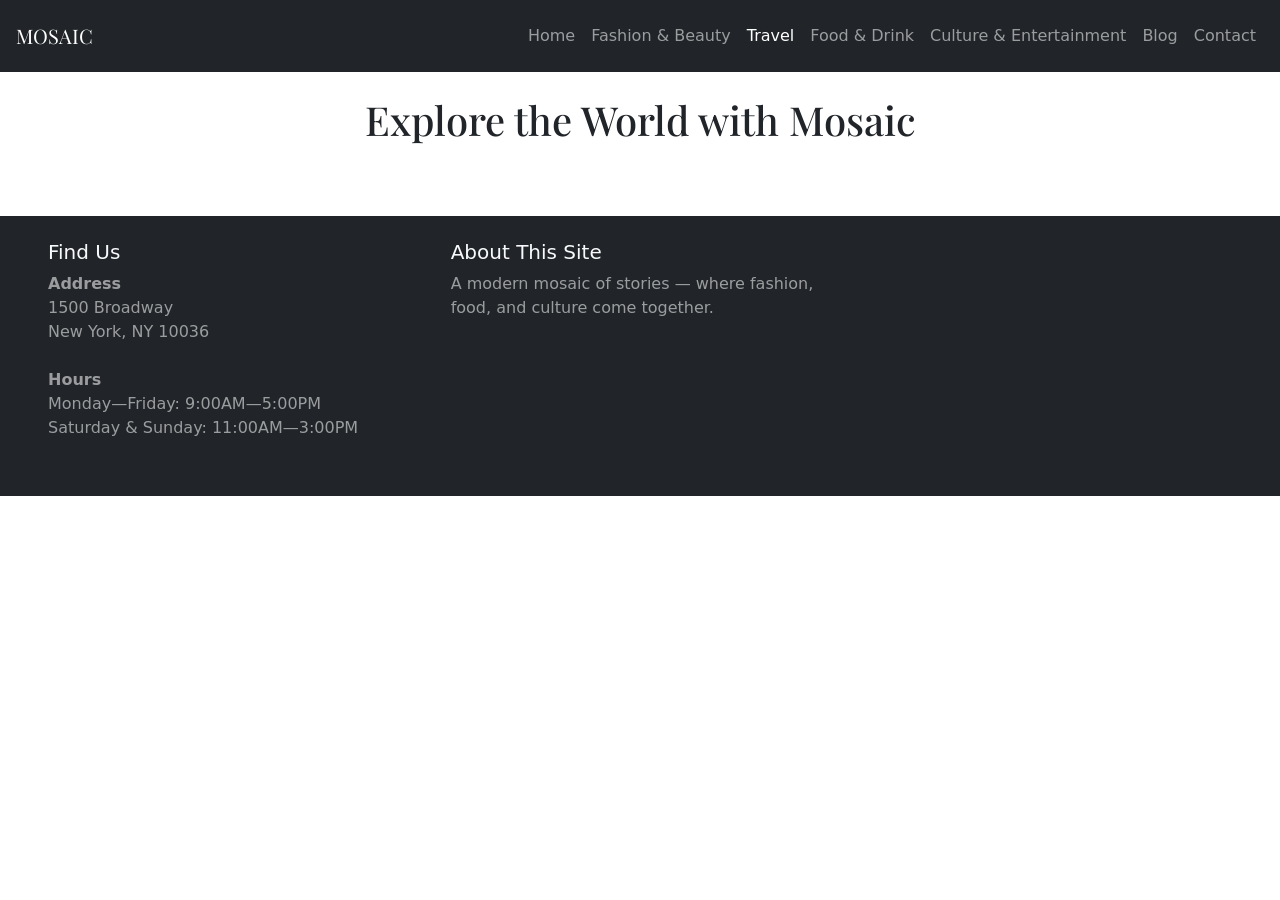
<file: travel.html>
<!DOCTYPE html>
<html lang="en">
  <head>
    <meta charset="UTF-8" />
    <meta name="viewport" content="width=device-width, initial-scale=1.0" />
    <title>Mosaic — Travel</title>
    <link rel="icon" href="images/logo.png" type="image/png" />
    <link
      href="https://cdn.jsdelivr.net/npm/bootstrap@5.3.3/dist/css/bootstrap.min.css"
      rel="stylesheet"
      integrity="sha384-QWTKZyjpPEjISv5WaRU9OFeRpok6YctnYmDr5pNlyT2bRjXh0JMhjY6hW+ALEwIH"
      crossorigin="anonymous"
    />
    <link href="styles.css" rel="stylesheet" />
    <link
      href="https://fonts.googleapis.com/css2?family=Playfair+Display:wght@100;300;400;700&display=swap"
      rel="stylesheet"
    />
    <script src="https://cdn.jsdelivr.net/npm/bootstrap@5.3.3/dist/js/bootstrap.bundle.min.js"></script>
    <script src="app.js" defer></script>
  </head>

  <body>
    <nav class="navbar navbar-expand-lg fixed-top navbar-dark bg-dark p-3">
      <a class="navbar-brand" href="index.html">MOSAIC</a>
      <button
        class="navbar-toggler"
        type="button"
        data-bs-toggle="collapse"
        data-bs-target="#main-nav"
      >
        <span class="navbar-toggler-icon"></span>
      </button>
      <div class="collapse navbar-collapse" id="main-nav">
        <div class="navbar-nav ms-auto text-end">
          <a class="nav-item nav-link" href="index.html">Home</a>
          <a class="nav-item nav-link" href="fashion-beauty.html">Fashion &amp; Beauty</a>
          <a class="nav-item nav-link active" href="#">Travel</a>
          <a class="nav-item nav-link" href="food-drink.html">Food &amp; Drink</a>
          <a class="nav-item nav-link" href="culture-entertainment.html"
            >Culture &amp; Entertainment</a
          >
          <a class="nav-item nav-link" href="blog.html">Blog</a>
          <a class="nav-item nav-link" href="contact.html">Contact</a>
        </div>
      </div>
    </nav>

    <main class="mt-5 p-5">
      <div class="container">
        <h1 class="mb-4 text-center">Explore the World with Mosaic</h1>
        <div id="travel-container" class="row"></div>
      </div>
    </main>

    <footer class="bg-dark text-light px-5 py-4">
      <div class="row">
        <div class="col-8 col-md-4 mb-3">
          <h5>Find Us</h5>
          <p>
            <strong>Address</strong><br />
            1500 Broadway<br />New York, NY 10036 <br /><br />
            <strong>Hours</strong><br />
            Monday&mdash;Friday: 9:00AM&mdash;5:00PM<br />Saturday &amp; Sunday:
            11:00AM&mdash;3:00PM
          </p>
        </div>
        <div class="col-8 col-md-4 mb-3">
          <h5>About This Site</h5>
          <p>A modern mosaic of stories &mdash; where fashion, food, and culture come together.</p>
        </div>
      </div>
    </footer>
  </body>
</html>
</file>
<file: styles.css>
.navbar-brand {
    font-family: "Playfair Display", serif;
}

.nav-link:hover {
    color: teal;
}

.card-img-top {
    width: 100%;
    height: 250px;
    object-fit: cover;
}

footer p {
    color: rgba(255, 255, 255, 0.55);
}

h1, h2, h3 {
    font-family: "Playfair Display", serif;
}

h2 {
    color: teal;
}

mark {
    background-color: rgb(0, 128, 128, 0.3);
    color: darkslategray;
}

.card-title {
    font-family: "Playfair Display", serif;
    font-style: italic;
    color: teal;
}

.category {
    height: 150px;
    background: #212529;
    color: white;
    transition: transform 0.3s ease;
}

.category:hover {
    transform: scale(1.02);
}

.btn-primary {
    background-color: teal;
    border-color: teal;
    color: white;
}

.btn-primary:hover, .btn-primary:focus, .btn-primary:active {
    background-color: darkslategray;
    border-color: teal;
    color: white;
}

.btn-link {
    color: teal;
}

.btn-link:hover {
    color: darkslategray;
}

.hero {
    height: 100vh;
}

.overlay {
    background: rgba(0, 0, 0, 0.7);
}

iframe{
    width: 100%;
    height: 250px;
}

#thanks-card {
    display: none;
}

#clear-filter {
    color: crimson;
}
</file>
